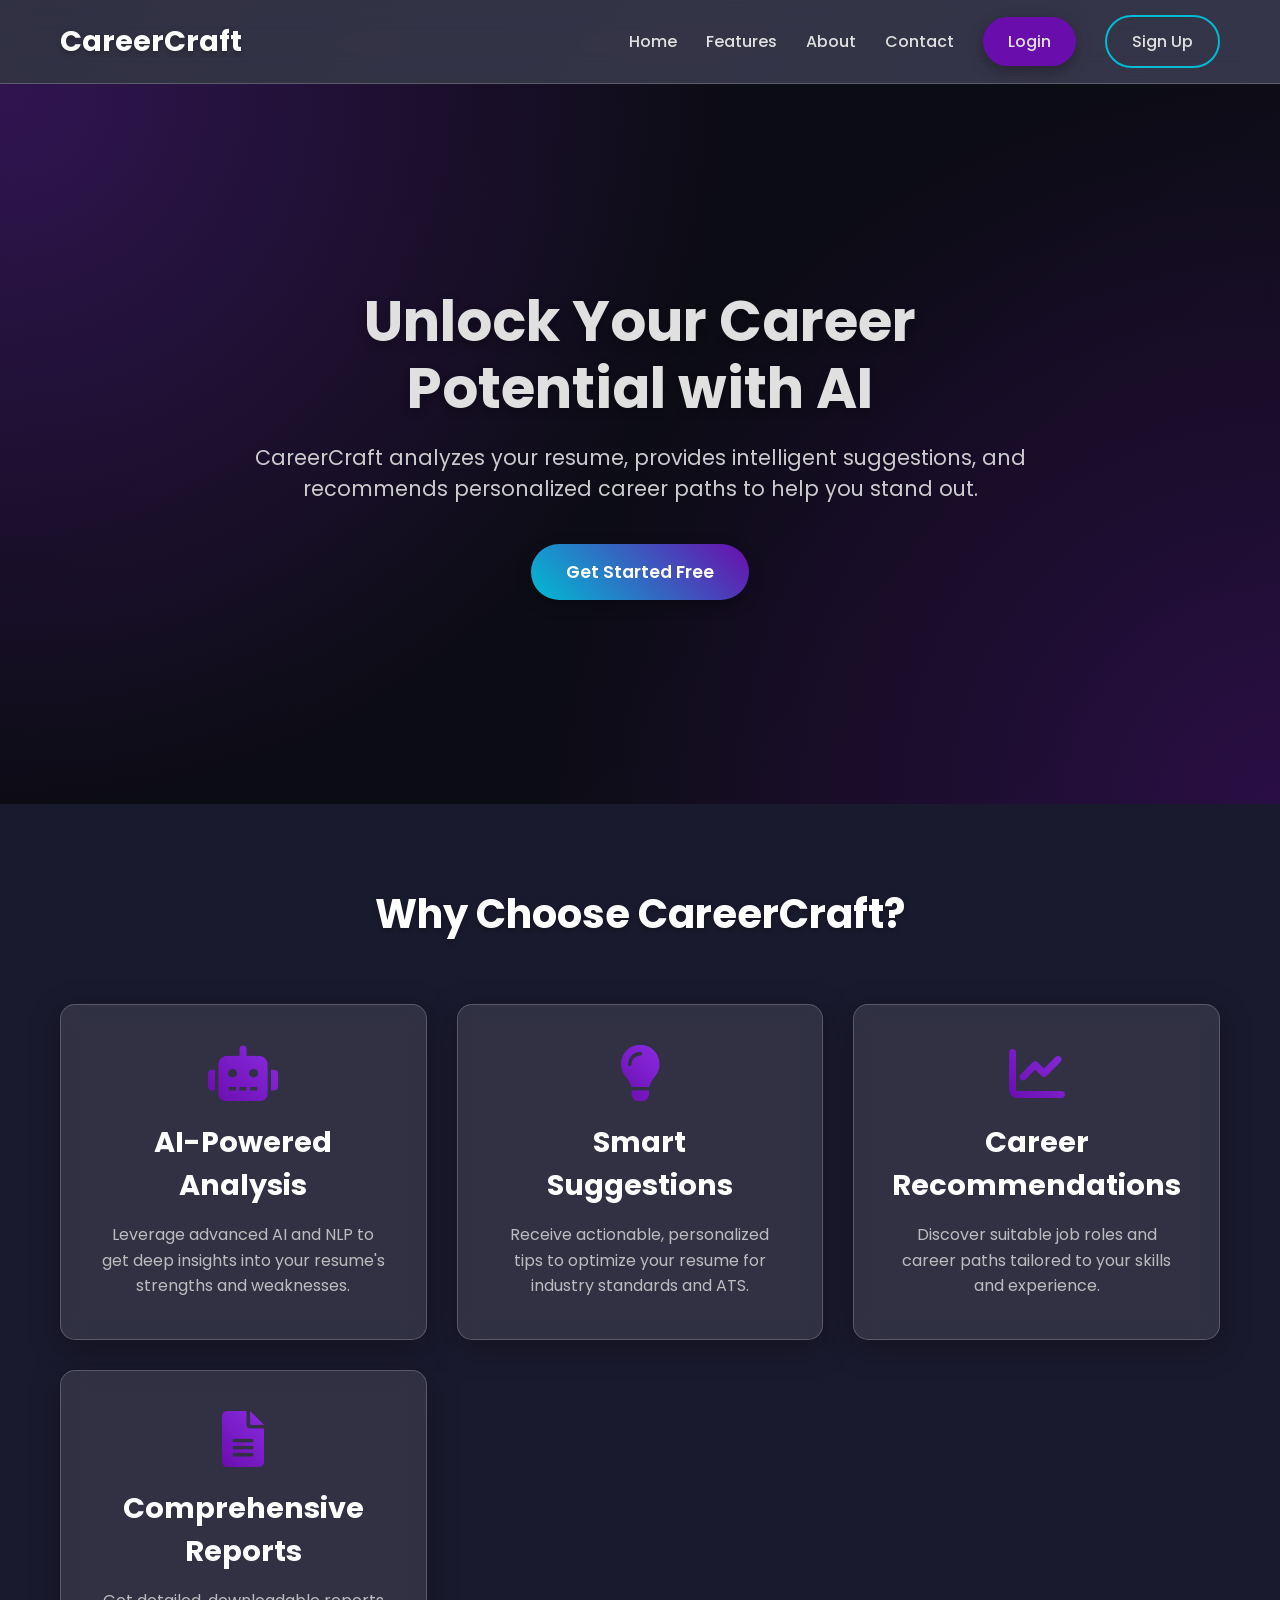
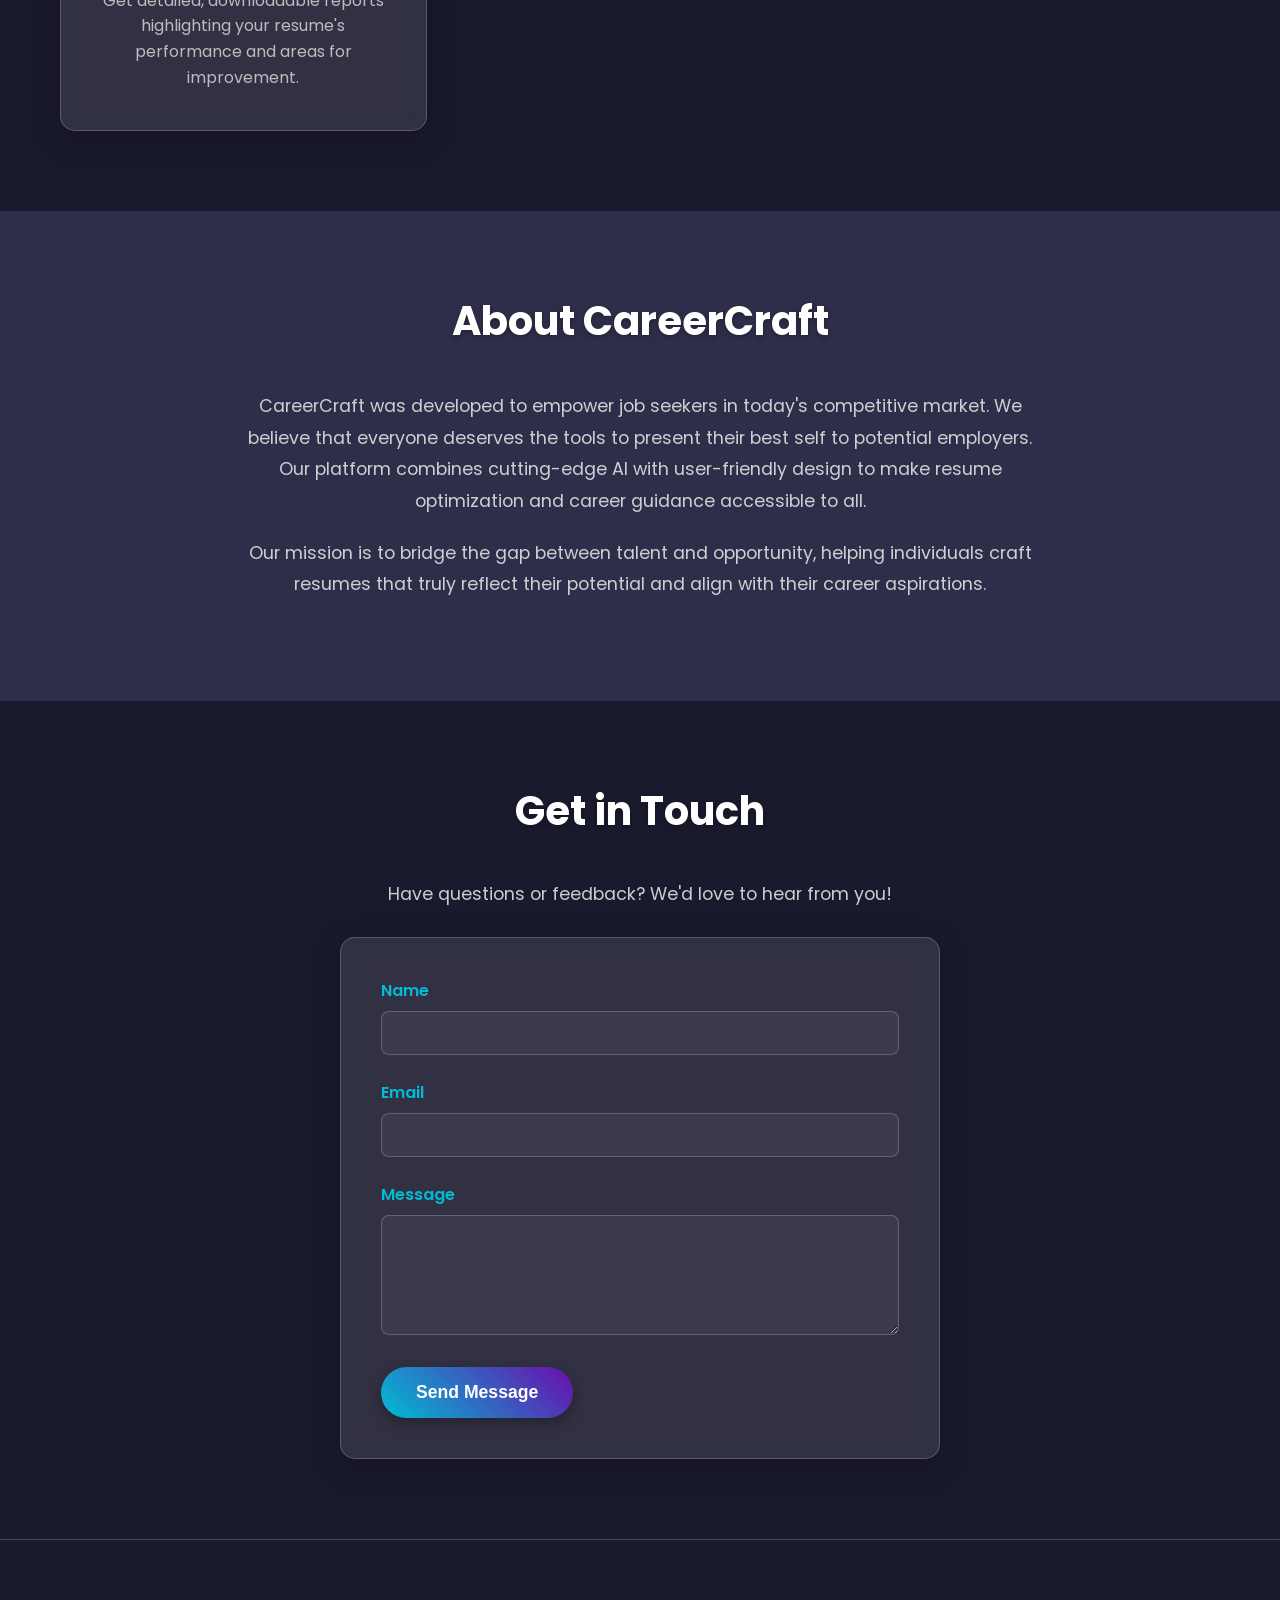
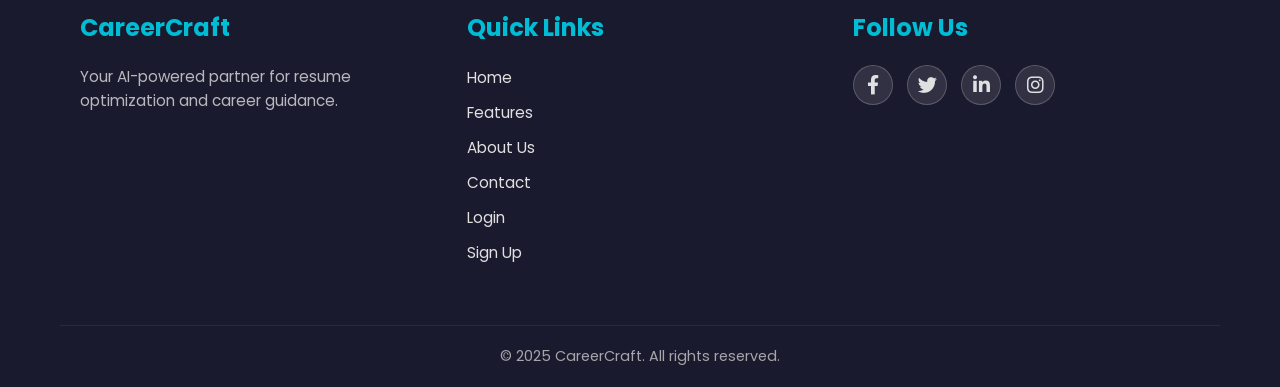
<file: index.html>
<!DOCTYPE html>
<html lang="en">
<head>
    <meta charset="UTF-8">
    <meta name="viewport" content="width=device-width, initial-scale=1.0">
    <title>CareerCraft: AI Resume Analyzer</title>
    <link href="https://fonts.googleapis.com/css2?family=Poppins:wght@300;400;600;700&display=swap" rel="stylesheet">
    <link rel="stylesheet" href="https://cdnjs.cloudflare.com/ajax/libs/font-awesome/6.0.0-beta3/css/all.min.css">
    <link rel="stylesheet" href="style.css">
</head>
<body>
    <header class="navbar">
        <div class="container">
            <div class="logo">
                <a href="index.html">CareerCraft</a>
            </div>
            <nav class="nav-links">
                <a href="#home">Home</a>
                <a href="#features">Features</a>
                <a href="#about">About</a>
                <a href="#contact">Contact</a>
                <a href="login.html" class="btn btn-primary">Login</a>
                <a href="signup.html" class="btn btn-secondary">Sign Up</a>
            </nav>
            <div class="hamburger" onclick="toggleMenu()">
                <i class="fas fa-bars"></i>
            </div>
        </div>
    </header>

    <main>
        <section id="home" class="hero-section">
            <div class="container">
                <div class="hero-content">
                    <h1>Unlock Your Career Potential with AI</h1>
                    <p>CareerCraft analyzes your resume, provides intelligent suggestions, and recommends personalized career paths to help you stand out.</p>
                    <a href="signup.html" class="btn btn-cta">Get Started Free</a>
                </div>
            </div>
        </section>

        <section id="features" class="features-section">
            <div class="container">
                <h2>Why Choose CareerCraft?</h2>
                <div class="feature-grid">
                    <div class="feature-card glassmorphism">
                        <i class="fas fa-robot icon"></i>
                        <h3>AI-Powered Analysis</h3>
                        <p>Leverage advanced AI and NLP to get deep insights into your resume's strengths and weaknesses.</p>
                    </div>
                    <div class="feature-card glassmorphism">
                        <i class="fas fa-lightbulb icon"></i>
                        <h3>Smart Suggestions</h3>
                        <p>Receive actionable, personalized tips to optimize your resume for industry standards and ATS.</p>
                    </div>
                    <div class="feature-card glassmorphism">
                        <i class="fas fa-chart-line icon"></i>
                        <h3>Career Recommendations</h3>
                        <p>Discover suitable job roles and career paths tailored to your skills and experience.</p>
                    </div>
                    <div class="feature-card glassmorphism">
                        <i class="fas fa-file-alt icon"></i>
                        <h3>Comprehensive Reports</h3>
                        <p>Get detailed, downloadable reports highlighting your resume's performance and areas for improvement.</p>
                    </div>
                </div>
            </div>
        </section>

        <section id="about" class="about-section">
            <div class="container">
                <h2>About CareerCraft</h2>
                <p>CareerCraft was developed to empower job seekers in today's competitive market. We believe that everyone deserves the tools to present their best self to potential employers. Our platform combines cutting-edge AI with user-friendly design to make resume optimization and career guidance accessible to all.</p>
                <p>Our mission is to bridge the gap between talent and opportunity, helping individuals craft resumes that truly reflect their potential and align with their career aspirations.</p>
            </div>
        </section>

        <section id="contact" class="contact-section">
            <div class="container">
                <h2>Get in Touch</h2>
                <p>Have questions or feedback? We'd love to hear from you!</p>
                <form class="contact-form glassmorphism">
                    <div class="form-group">
                        <label for="name">Name</label>
                        <input type="text" id="name" name="name" required>
                    </div>
                    <div class="form-group">
                        <label for="email">Email</label>
                        <input type="email" id="email" name="email" required>
                    </div>
                    <div class="form-group">
                        <label for="message">Message</label>
                        <textarea id="message" name="message" rows="5" required></textarea>
                    </div>
                    <button type="submit" class="btn btn-cta">Send Message</button>
                </form>
            </div>
        </section>
    </main>

    <footer class="footer">
        <div class="container">
            <div class="footer-content">
                <div class="footer-section about">
                    <h3>CareerCraft</h3>
                    <p>Your AI-powered partner for resume optimization and career guidance.</p>
                </div>
                <div class="footer-section links">
                    <h3>Quick Links</h3>
                    <ul>
                        <li><a href="#home">Home</a></li>
                        <li><a href="#features">Features</a></li>
                        <li><a href="#about">About Us</a></li>
                        <li><a href="#contact">Contact</a></li>
                        <li><a href="login.html">Login</a></li>
                        <li><a href="signup.html">Sign Up</a></li>
                    </ul>
                </div>
                <div class="footer-section social">
                    <h3>Follow Us</h3>
                    <div class="social-links">
                        <a href="#"><i class="fab fa-facebook-f"></i></a>
                        <a href="#"><i class="fab fa-twitter"></i></a>
                        <a href="#"><i class="fab fa-linkedin-in"></i></a>
                        <a href="#"><i class="fab fa-instagram"></i></a>
                    </div>
                </div>
            </div>
            <div class="footer-bottom">
                &copy; 2025 CareerCraft. All rights reserved.
            </div>
        </div>
    </footer>

    <script src="script.js"></script>
</body>
</html>
</file>
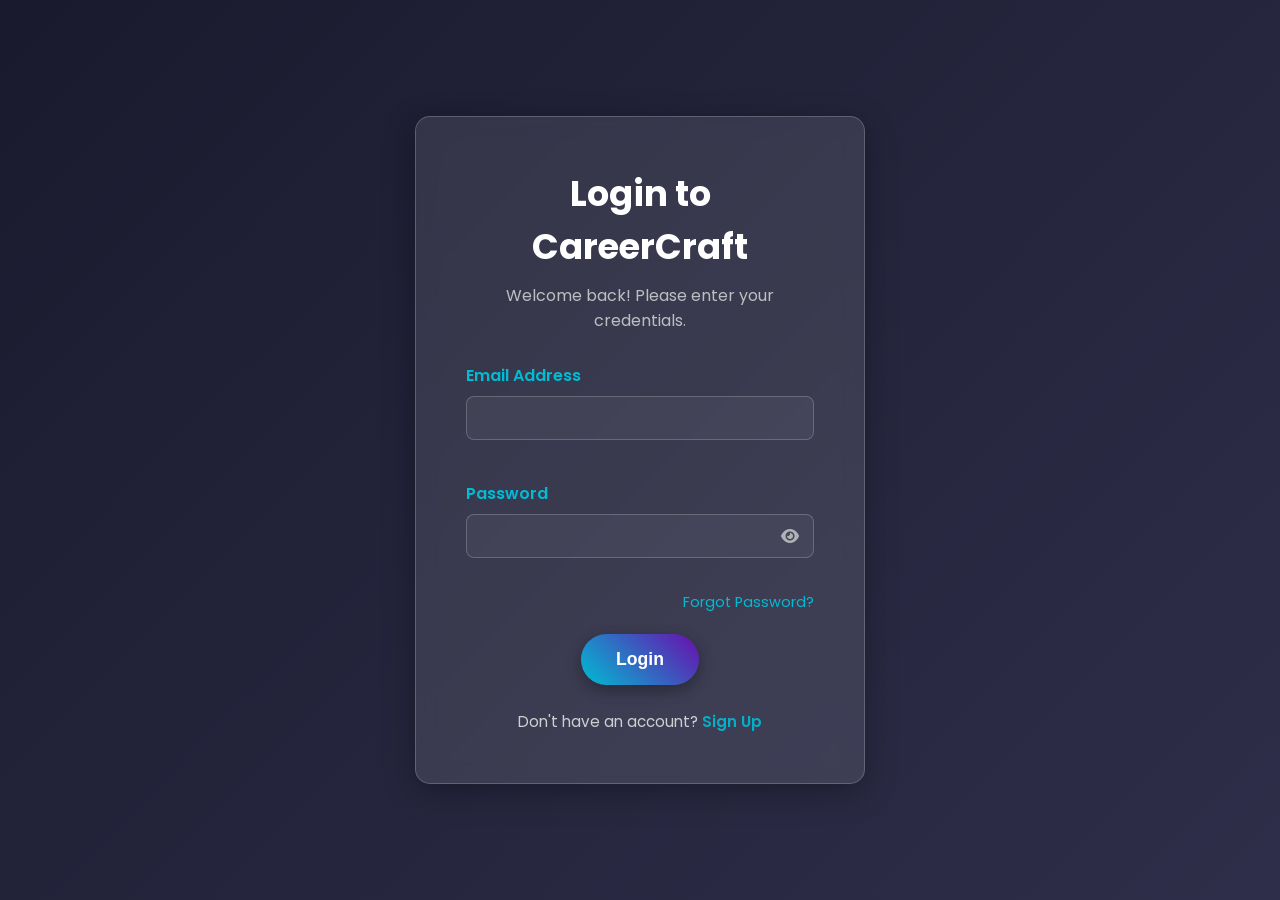
<file: login.html>
<!DOCTYPE html>
<html lang="en">
<head>
    <meta charset="UTF-8">
    <meta name="viewport" content="width=device-width, initial-scale=1.0">
    <title>Login - CareerCraft</title>
    <link href="https://fonts.googleapis.com/css2?family=Poppins:wght@300;400;600;700&display=swap" rel="stylesheet">
    <link rel="stylesheet" href="https://cdnjs.cloudflare.com/ajax/libs/font-awesome/6.0.0-beta3/css/all.min.css">
    <link rel="stylesheet" href="style.css">
</head>
<body class="auth-page">
    <div class="auth-container glassmorphism">
        <div class="auth-header">
            <h2>Login to CareerCraft</h2>
            <p>Welcome back! Please enter your credentials.</p>
        </div>
        <form id="loginForm" class="auth-form">
            <div class="form-group">
                <label for="loginEmail">Email Address</label>
                <input type="email" id="loginEmail" name="email" required>
                <div class="error-message" id="loginEmailError"></div>
            </div>
            <div class="form-group">
                <label for="loginPassword">Password</label>
                <div class="password-input-wrapper">
                    <input type="password" id="loginPassword" name="password" required>
                    <span class="password-toggle" onclick="togglePasswordVisibility('loginPassword')">
                        <i class="fas fa-eye"></i>
                    </span>
                </div>
                <div class="error-message" id="loginPasswordError"></div>
            </div>
            <div class="forgot-password">
                <a href="#" onclick="alert('Forgot Password functionality coming soon!')">Forgot Password?</a>
            </div>
            <button type="submit" class="btn btn-cta">Login</button>
            <div class="auth-switch">
                Don't have an account? <a href="signup.html">Sign Up</a>
            </div>
        </form>
    </div>

    <script src="script.js"></script>
</body>
</html>
</file>
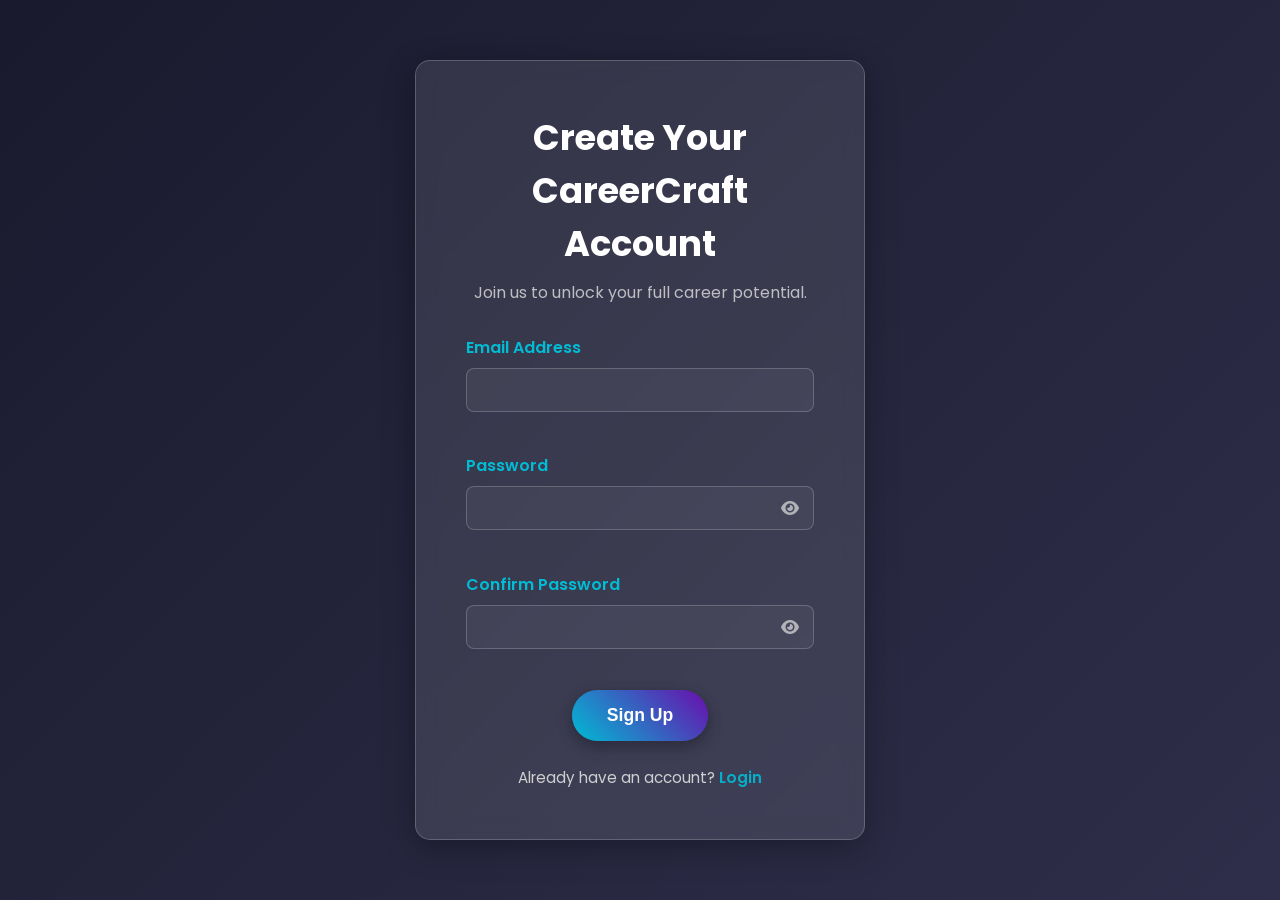
<file: signup.html>
<!DOCTYPE html>
<html lang="en">
<head>
    <meta charset="UTF-8">
    <meta name="viewport" content="width=device-width, initial-scale=1.0">
    <title>Sign Up - CareerCraft</title>
    <link href="https://fonts.googleapis.com/css2?family=Poppins:wght@300;400;600;700&display=swap" rel="stylesheet">
    <link rel="stylesheet" href="https://cdnjs.cloudflare.com/ajax/libs/font-awesome/6.0.0-beta3/css/all.min.css">
    <link rel="stylesheet" href="style.css">
</head>
<body class="auth-page">
    <div class="auth-container glassmorphism">
        <div class="auth-header">
            <h2>Create Your CareerCraft Account</h2>
            <p>Join us to unlock your full career potential.</p>
        </div>
        <form id="signupForm" class="auth-form">
            <div class="form-group">
                <label for="signupEmail">Email Address</label>
                <input type="email" id="signupEmail" name="email" required>
                <div class="error-message" id="signupEmailError"></div>
            </div>
            <div class="form-group">
                <label for="signupPassword">Password</label>
                <div class="password-input-wrapper">
                    <input type="password" id="signupPassword" name="password" required>
                    <span class="password-toggle" onclick="togglePasswordVisibility('signupPassword')">
                        <i class="fas fa-eye"></i>
                    </span>
                </div>
                <div class="error-message" id="signupPasswordError"></div>
            </div>
            <div class="form-group">
                <label for="confirmPassword">Confirm Password</label>
                <div class="password-input-wrapper">
                    <input type="password" id="confirmPassword" name="confirmPassword" required>
                    <span class="password-toggle" onclick="togglePasswordVisibility('confirmPassword')">
                        <i class="fas fa-eye"></i>
                    </span>
                </div>
                <div class="error-message" id="confirmPasswordError"></div>
            </div>
            <button type="submit" class="btn btn-cta">Sign Up</button>
            <div class="auth-switch">
                Already have an account? <a href="login.html">Login</a>
            </div>
        </form>
    </div>

    <script src="script.js"></script>
</body>
</html>
</file>
<file: style.css>
/* General Styles */
:root {
    --primary-color: #6a0dad; /* Deep Purple */
    --secondary-color: #8a2be2; /* Blue Violet */
    --accent-color: #00bcd4; /* Cyan */
    --text-color: #e0e0e0;
    --background-dark: #1a1a2e;
    --background-light: #2e2e4a;
    --glass-bg: rgba(255, 255, 255, 0.1);
    --glass-border: rgba(255, 255, 255, 0.2);
    --shadow-color: rgba(0, 0, 0, 0.3);
    --error-color: #ff6b6b;
}

* {
    margin: 0;
    padding: 0;
    box-sizing: border-box;
}

body {
    font-family: 'Poppins', sans-serif;
    color: var(--text-color);
    background: linear-gradient(135deg, var(--background-dark) 0%, var(--background-light) 100%);
    min-height: 100vh;
    display: flex;
    flex-direction: column;
    overflow-x: hidden;
}

.container {
    max-width: 1200px;
    margin: 0 auto;
    padding: 0 20px;
}

a {
    text-decoration: none;
    color: var(--accent-color);
    transition: color 0.3s ease;
}

a:hover {
    color: var(--primary-color);
}

.btn {
    padding: 12px 25px;
    border-radius: 30px;
    font-weight: 600;
    transition: all 0.3s ease;
    cursor: pointer;
    border: none;
    text-align: center;
    display: inline-block;
}

.btn-primary {
    background: var(--primary-color);
    color: #fff;
    box-shadow: 0 5px 15px var(--shadow-color);
}

.btn-primary:hover {
    background: var(--secondary-color);
    transform: translateY(-3px);
    box-shadow: 0 8px 20px var(--shadow-color);
}

.btn-secondary {
    background: transparent;
    color: var(--accent-color);
    border: 2px solid var(--accent-color);
}

.btn-secondary:hover {
    background: var(--accent-color);
    color: var(--background-dark);
    transform: translateY(-3px);
    box-shadow: 0 5px 15px var(--shadow-color);
}

.btn-cta {
    background: linear-gradient(45deg, var(--accent-color), var(--primary-color));
    color: #fff;
    box-shadow: 0 5px 15px var(--shadow-color);
    font-size: 1.1em;
    padding: 15px 35px;
    border-radius: 50px;
}

.btn-cta:hover {
    background: linear-gradient(45deg, var(--primary-color), var(--accent-color));
    transform: translateY(-5px);
    box-shadow: 0 10px 25px var(--shadow-color);
}

/* Glassmorphism Effect */
.glassmorphism {
    background: var(--glass-bg);
    border-radius: 15px;
    border: 1px solid var(--glass-border);
    box-shadow: 0 8px 32px 0 var(--shadow-color);
    backdrop-filter: blur(10px);
    -webkit-backdrop-filter: blur(10px);
}

/* Navbar */
.navbar {
    background: var(--glass-bg);
    backdrop-filter: blur(15px);
    -webkit-backdrop-filter: blur(15px);
    padding: 15px 0;
    position: sticky;
    top: 0;
    z-index: 1000;
    border-bottom: 1px solid var(--glass-border);
}

.navbar .container {
    display: flex;
    justify-content: space-between;
    align-items: center;
}

.navbar .logo a {
    font-size: 1.8em;
    font-weight: 700;
    color: #fff;
    text-shadow: 0 2px 5px var(--shadow-color);
}

.navbar .nav-links a {
    margin-left: 25px;
    font-weight: 500;
    color: var(--text-color);
    position: relative;
}

.navbar .nav-links a:not(.btn)::after {
    content: '';
    position: absolute;
    width: 0;
    height: 2px;
    background: var(--accent-color);
    bottom: -5px;
    left: 0;
    transition: width 0.3s ease;
}

.navbar .nav-links a:not(.btn):hover::after {
    width: 100%;
}

.navbar .hamburger {
    display: none;
    font-size: 1.8em;
    cursor: pointer;
    color: #fff;
}

/* Hero Section */
.hero-section {
    background: linear-gradient(rgba(0,0,0,0.6), rgba(0,0,0,0.6)), url('https://images.unsplash.com/photo-1517048676732-d65bc937f952?q=80&w=2070&auto=format&fit=crop&ixlib=rb-4.0.3&ixid=M3wxMjA3fDB8MHxwaG90by1wYWdlfHx8fGVufDB8fHx8fA%3D%3D') no-repeat center center/cover;
    padding: 150px 0;
    text-align: center;
    display: flex;
    align-items: center;
    justify-content: center;
    min-height: 80vh;
    position: relative;
    overflow: hidden;
}

.hero-section::before {
    content: '';
    position: absolute;
    top: 0;
    left: 0;
    right: 0;
    bottom: 0;
    background: radial-gradient(circle at top left, rgba(138, 43, 226, 0.3) 0%, transparent 50%),
                radial-gradient(circle at bottom right, rgba(106, 13, 173, 0.3) 0%, transparent 50%);
    z-index: 1;
}

.hero-content {
    position: relative;
    z-index: 2;
    max-width: 800px;
    animation: fadeInScale 1s ease-out forwards;
}

.hero-content h1 {
    font-size: 3.5em;
    margin-bottom: 20px;
    line-height: 1.2;
    text-shadow: 0 4px 10px var(--shadow-color);
}

.hero-content p {
    font-size: 1.3em;
    margin-bottom: 40px;
    opacity: 0.9;
}

/* Features Section */
.features-section {
    padding: 80px 0;
    text-align: center;
    background: var(--background-dark);
}

.features-section h2 {
    font-size: 2.5em;
    margin-bottom: 60px;
    color: #fff;
    text-shadow: 0 2px 5px var(--shadow-color);
}

.feature-grid {
    display: grid;
    grid-template-columns: repeat(auto-fit, minmax(280px, 1fr));
    gap: 30px;
}

.feature-card {
    padding: 40px;
    text-align: center;
    transition: transform 0.3s ease, box-shadow 0.3s ease;
    display: flex;
    flex-direction: column;
    align-items: center;
    justify-content: center;
}

.feature-card:hover {
    transform: translateY(-10px);
    box-shadow: 0 15px 30px var(--shadow-color);
}

.feature-card .icon {
    font-size: 3.5em;
    color: var(--accent-color);
    margin-bottom: 20px;
    background: linear-gradient(45deg, var(--primary-color), var(--secondary-color));
    -webkit-background-clip: text;
    -webkit-text-fill-color: transparent;
}

.feature-card h3 {
    font-size: 1.8em;
    margin-bottom: 15px;
    color: #fff;
}

.feature-card p {
    font-size: 1em;
    line-height: 1.6;
    opacity: 0.8;
}

/* About Section */
.about-section {
    padding: 80px 0;
    text-align: center;
    background: var(--background-light);
}

.about-section h2 {
    font-size: 2.5em;
    margin-bottom: 40px;
    color: #fff;
    text-shadow: 0 2px 5px var(--shadow-color);
}

.about-section p {
    max-width: 800px;
    margin: 0 auto 20px auto;
    font-size: 1.1em;
    line-height: 1.8;
    opacity: 0.9;
}

/* Contact Section */
.contact-section {
    padding: 80px 0;
    text-align: center;
    background: var(--background-dark);
}

.contact-section h2 {
    font-size: 2.5em;
    margin-bottom: 40px;
    color: #fff;
    text-shadow: 0 2px 5px var(--shadow-color);
}

.contact-section p {
    font-size: 1.1em;
    margin-bottom: 30px;
    opacity: 0.9;
}

.contact-form {
    max-width: 600px;
    margin: 0 auto;
    padding: 40px;
    text-align: left;
}

.contact-form .form-group {
    margin-bottom: 25px;
}

.contact-form label {
    display: block;
    margin-bottom: 8px;
    font-weight: 600;
    color: var(--accent-color);
}

.contact-form input[type="text"],
.contact-form input[type="email"],
.contact-form textarea {
    width: 100%;
    padding: 12px 15px;
    border: 1px solid var(--glass-border);
    border-radius: 8px;
    background: rgba(255, 255, 255, 0.05);
    color: var(--text-color);
    font-size: 1em;
    transition: border-color 0.3s ease, box-shadow 0.3s ease;
}

.contact-form input[type="text"]:focus,
.contact-form input[type="email"]:focus,
.contact-form textarea:focus {
    border-color: var(--accent-color);
    outline: none;
    box-shadow: 0 0 0 3px rgba(0, 188, 212, 0.3);
}

.contact-form textarea {
    resize: vertical;
    min-height: 120px;
}

/* Footer */
.footer {
    background: var(--background-dark);
    padding: 50px 0 20px 0;
    border-top: 1px solid var(--glass-border);
    text-align: center;
    margin-top: auto; /* Pushes footer to the bottom */
}

.footer .footer-content {
    display: flex;
    flex-wrap: wrap;
    justify-content: space-around;
    text-align: left;
    margin-bottom: 30px;
}

.footer-section {
    flex: 1;
    min-width: 250px;
    margin: 20px;
}

.footer-section h3 {
    font-size: 1.5em;
    margin-bottom: 20px;
    color: var(--accent-color);
}

.footer-section p {
    font-size: 0.95em;
    line-height: 1.6;
    opacity: 0.8;
}

.footer-section ul {
    list-style: none;
}

.footer-section ul li {
    margin-bottom: 10px;
}

.footer-section ul li a {
    color: var(--text-color);
    font-size: 0.95em;
    transition: color 0.3s ease;
}

.footer-section ul li a:hover {
    color: var(--accent-color);
}

.footer-section .social-links a {
    display: inline-block;
    width: 40px;
    height: 40px;
    background: var(--glass-bg);
    border-radius: 50%;
    text-align: center;
    line-height: 40px;
    margin-right: 10px;
    color: var(--text-color);
    font-size: 1.2em;
    transition: all 0.3s ease;
    border: 1px solid var(--glass-border);
}

.footer-section .social-links a:hover {
    background: var(--accent-color);
    color: var(--background-dark);
    transform: translateY(-5px);
    box-shadow: 0 5px 15px var(--shadow-color);
}

.footer-bottom {
    font-size: 0.9em;
    opacity: 0.7;
    padding-top: 20px;
    border-top: 1px solid rgba(255, 255, 255, 0.1);
}

/* Auth Pages (Login/Signup) */
.auth-page {
    display: flex;
    justify-content: center;
    align-items: center;
    min-height: 100vh;
    background: linear-gradient(135deg, var(--background-dark) 0%, var(--background-light) 100%);
}

.auth-container {
    padding: 50px;
    width: 100%;
    max-width: 450px;
    text-align: center;
    animation: fadeInScale 0.7s ease-out forwards;
}

.auth-header {
    margin-bottom: 30px;
}

.auth-header h2 {
    font-size: 2.2em;
    margin-bottom: 10px;
    color: #fff;
}

.auth-header p {
    font-size: 1em;
    opacity: 0.8;
}

.auth-form .form-group {
    margin-bottom: 20px;
    text-align: left;
}

.auth-form label {
    display: block;
    margin-bottom: 8px;
    font-weight: 600;
    color: var(--accent-color);
}

.auth-form input[type="email"],
.auth-form input[type="password"] {
    width: 100%;
    padding: 12px 15px;
    border: 1px solid var(--glass-border);
    border-radius: 8px;
    background: rgba(255, 255, 255, 0.05);
    color: var(--text-color);
    font-size: 1em;
    transition: border-color 0.3s ease, box-shadow 0.3s ease;
}

.auth-form input[type="email"]:focus,
.auth-form input[type="password"]:focus {
    border-color: var(--accent-color);
    outline: none;
    box-shadow: 0 0 0 3px rgba(0, 188, 212, 0.3);
}

.password-input-wrapper {
    position: relative;
}

.password-toggle {
    position: absolute;
    right: 15px;
    top: 50%;
    transform: translateY(-50%);
    cursor: pointer;
    color: var(--text-color);
    opacity: 0.7;
    transition: opacity 0.3s ease;
}

.password-toggle:hover {
    opacity: 1;
}

.error-message {
    color: var(--error-color);
    font-size: 0.85em;
    margin-top: 5px;
    text-align: left;
    height: 1.2em; /* Reserve space to prevent layout shift */
}

.forgot-password {
    text-align: right;
    margin-top: -10px;
    margin-bottom: 20px;
}

.forgot-password a {
    font-size: 0.9em;
    color: var(--accent-color);
}

.auth-switch {
    margin-top: 25px;
    font-size: 0.95em;
    opacity: 0.9;
}

.auth-switch a {
    font-weight: 600;
    color: var(--accent-color);
}

/* Animations */
@keyframes fadeInScale {
    from {
        opacity: 0;
        transform: scale(0.95);
    }
    to {
        opacity: 1;
        transform: scale(1);
    }
}

/* Responsive Design */
@media (max-width: 768px) {
    .navbar .nav-links {
        display: none;
        flex-direction: column;
        position: absolute;
        top: 70px; /* Adjust based on navbar height */
        left: 0;
        width: 100%;
        background: var(--background-dark);
        border-top: 1px solid var(--glass-border);
        padding: 20px 0;
        box-shadow: 0 8px 16px var(--shadow-color);
    }

    .navbar .nav-links.active {
        display: flex;
    }

    .navbar .nav-links a {
        margin: 10px 0;
        padding: 10px 20px;
        text-align: center;
    }

    .navbar .hamburger {
        display: block;
    }

    .hero-content h1 {
        font-size: 2.5em;
    }

    .hero-content p {
        font-size: 1em;
    }

    .features-section h2,
    .about-section h2,
    .contact-section h2 {
        font-size: 2em;
    }

    .feature-card {
        padding: 30px;
    }

    .feature-card .icon {
        font-size: 3em;
    }

    .feature-card h3 {
        font-size: 1.5em;
    }

    .footer .footer-content {
        flex-direction: column;
        align-items: center;
    }

    .footer-section {
        margin: 15px 0;
        text-align: center;
    }

    .auth-container {
        padding: 30px;
        margin: 20px;
    }

    .auth-header h2 {
        font-size: 1.8em;
    }
}

@media (max-width: 480px) {
    .hero-section {
        padding: 100px 0;
    }

    .hero-content h1 {
        font-size: 2em;
    }

    .hero-content p {
        font-size: 0.9em;
    }

    .btn-cta {
        padding: 12px 25px;
        font-size: 1em;
    }

    .features-section h2,
    .about-section h2,
    .contact-section h2 {
        font-size: 1.8em;
    }

    .feature-card {
        padding: 25px;
    }

    .feature-card .icon {
        font-size: 2.5em;
    }

    .feature-card h3 {
        font-size: 1.3em;
    }

    .auth-container {
        padding: 25px;
    }
}
</file>
